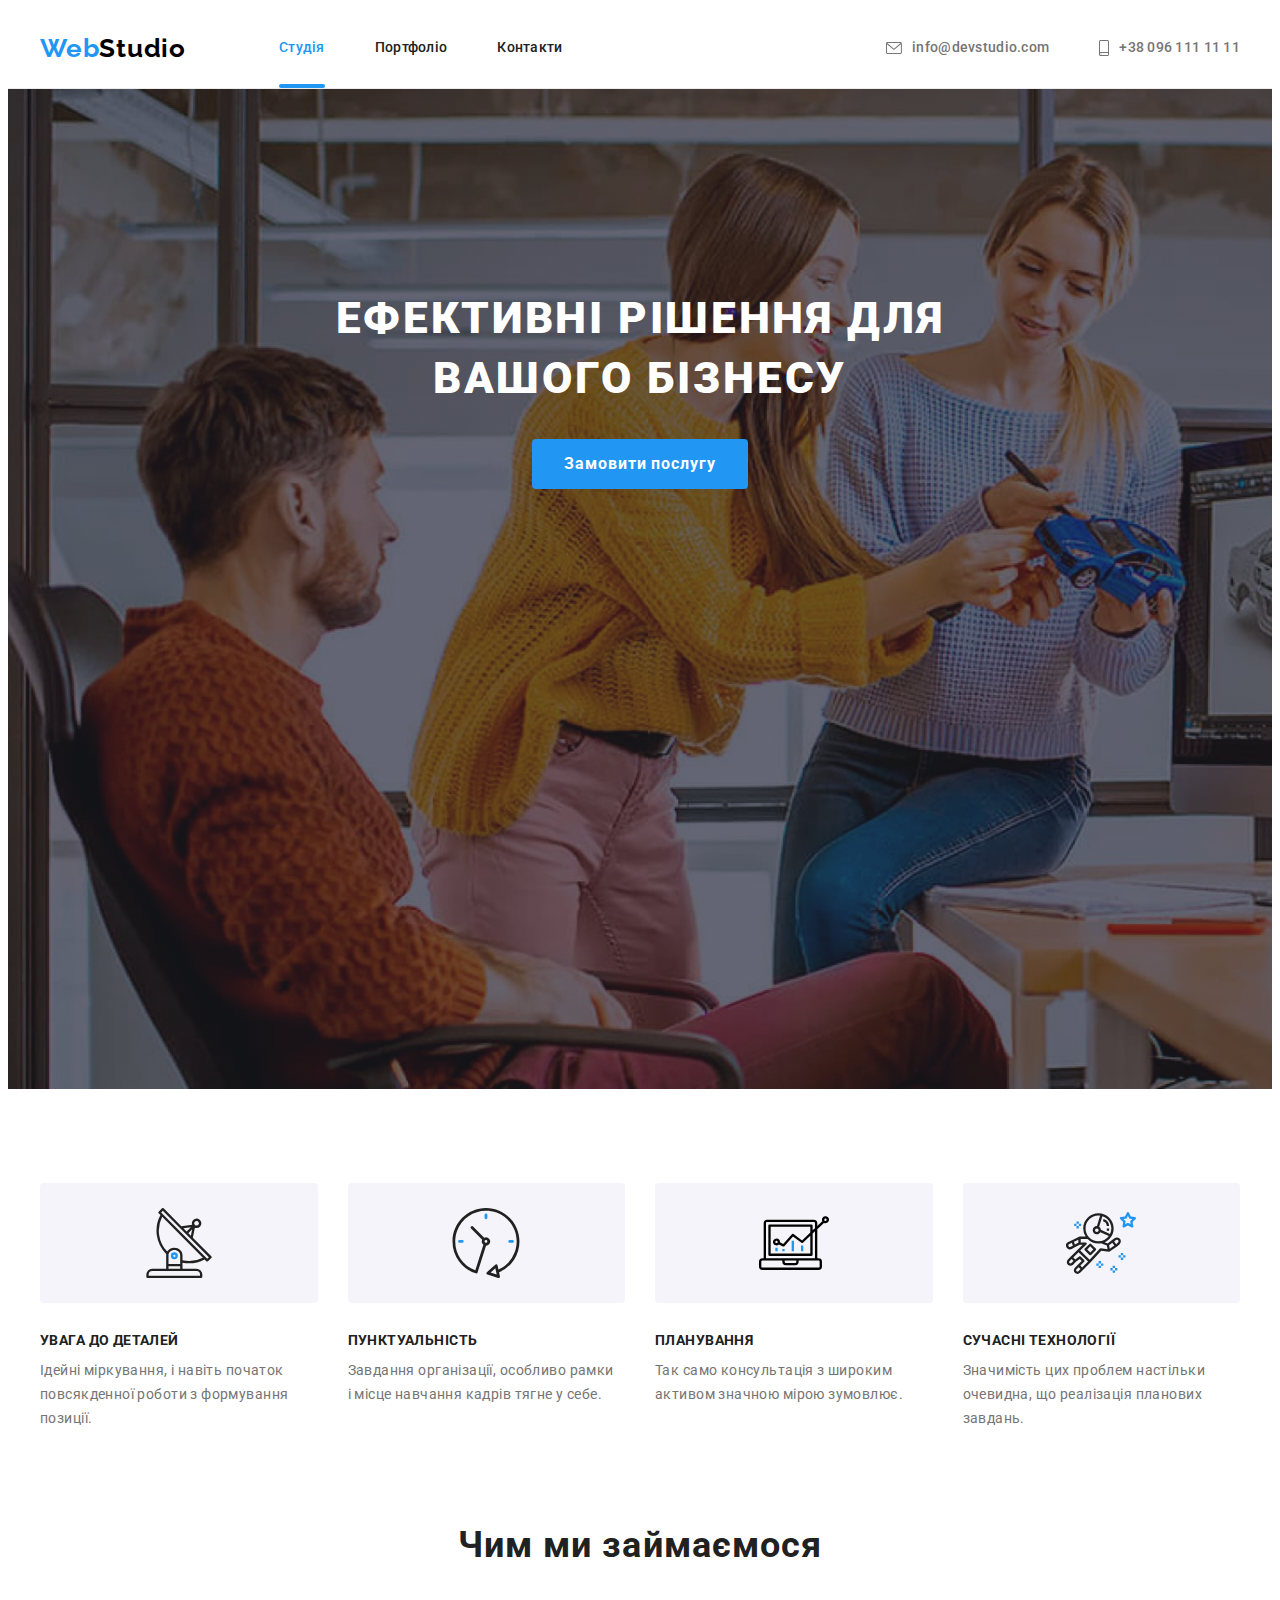
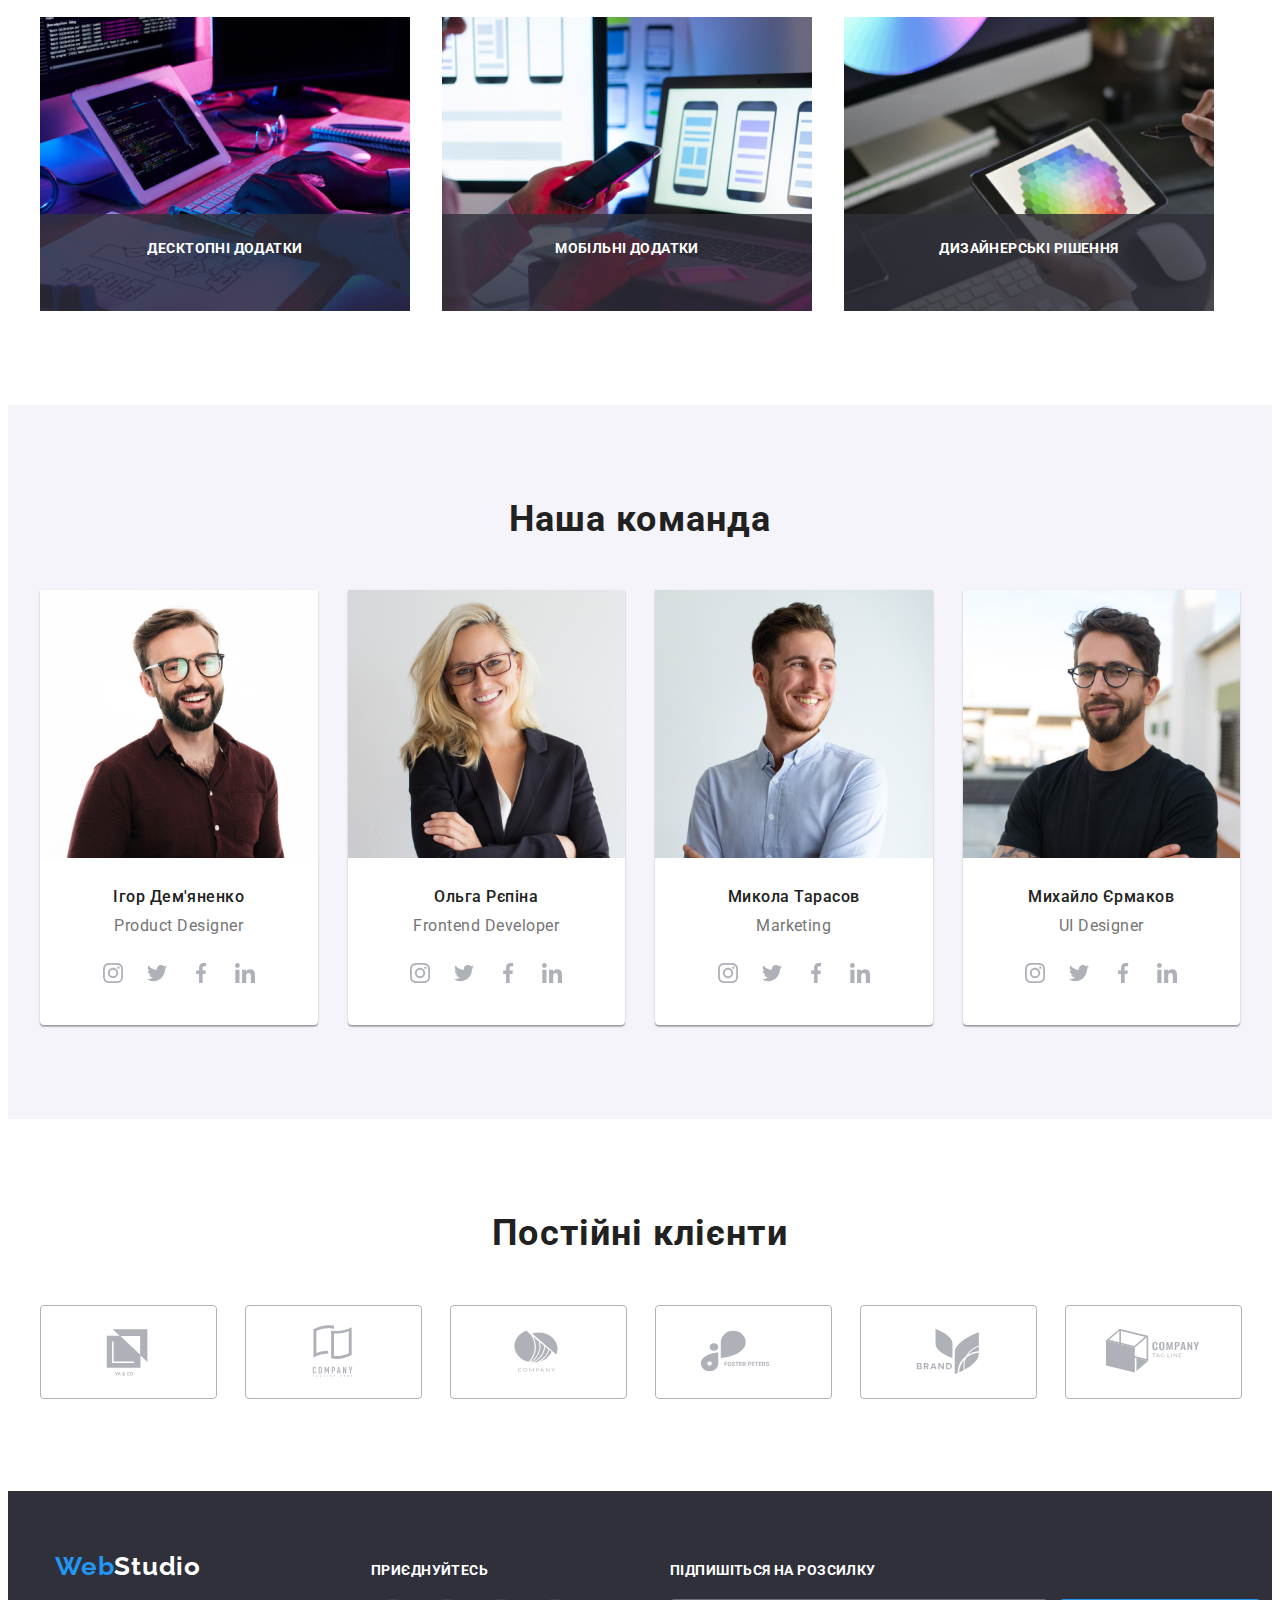
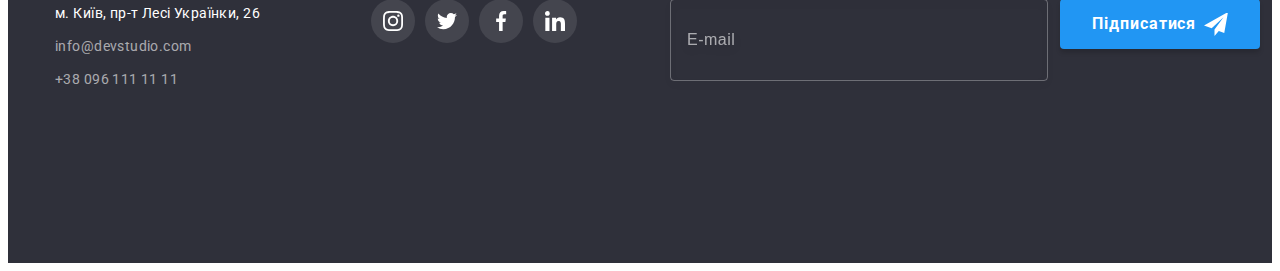
<file: index.html>
<!DOCTYPE html>
<html lang="uk">
  <head>
    <meta charset="UTF-8">
    <meta http-equiv="X-UA-Compatible" content="IE=edge">
    <meta name="viewport" content="width=device-width, initial-scale=1.0">
    <link rel="preconnect" href="https://fonts.googleapis.com">
 <link rel="preconnect" href="https://fonts.gstatic.com" crossorigin>
<link href="https://fonts.googleapis.com/css2?family=Raleway:wght@700&family=Roboto:wght@400;500;700;900&display=swap" rel="stylesheet"> 
<link rel="stylesheet" href="https://cdnjs.cloudflare.com/ajax/libs/modern-normalize/1.1.0/modern-normalize.min.css" 
integrity="sha512-wpPYUAdjBVSE4KJnH1VR1HeZfpl1ub8YT/NKx4PuQ5NmX2tKuGu6U/JRp5y+Y8XG2tV+wKQpNHVUX03MfMFn9Q==" crossorigin="anonymous" referrerpolicy="no-referrer">
<link rel="stylesheet" href="css/main.min.css">

    <title>Студія</title>
  </head>
  <body>
    <!-- шапка-->
    <header class="header">
      <div class="header__container container">
      <a class="header__logo logo link" href="./index.html"><span class="logo__colortext">Web</span>Studio</a>
      
      

      <nav class="navigation header__navigation">
        <ul class="navigation__list" > 
          <li class="navigation__item list" ><a class="navigation__link current link" href="./index.html"> Студія</a></li>
          <li class="navigation__item"><a class="navigation__link link" href="./portfolio.html">Портфоліо</a></li>
          <li class="navigation__item"><a class="navigation__link link" href="#">Контакти</a></li>
        </ul>
      </nav>
      <ul class="header__contacts contacts">
        <li class="contacts__item list">
          <a class="contacts__mail link " href="mailto:info@devstudio.com">
            <svg class="contacts__icon" width="16" height="12">
              <use href="./images/icons.svg#envelope" ></use>
            </svg>
            info@devstudio.com</a>
        </li>
        <li class="contacts__item list">
          <a class="contacts__tel link" href="tel:+380961111111">
            <svg class="contacts__icon" width="10" height="16">
              <use href="./images/icons.svg#smartphone" ></use>
            </svg> 
            +38 096 111 11 11</a></li>
      </ul>


      <button type="button" class="menu-open-btn" data-menu-open>
        <svg class="icon-close" height="40" width="40">
          <use  href="./images/icons.svg#icon-open"></use>
        </svg>
       </button>

       


    </div>


    </header>


<div class="mob-menu visually-hidden is-hidden" data-menu >
  <div class="container">



    <div class="mob-menu-top">
<button class="menu-close-btn" type="button" data-menu-close >
      <svg class="icon-close" height="40" width="40">
        <use  href="./images/close.svg#close"></use>
      </svg>
    </button>

    <ul class="mob-menu-list" > 
      <li class="mob-menu-item"><a class="mob-menu-link link" href="./index.html"> Студія</a></li>
      <li class="mob-menu-item"><a class="mob-menu-link link" href="./portfolio.html">Портфоліо</a></li>
      <li class="mob-menu-item"><a class="mob-menu-link link" href="#">Контакти</a></li>
    </ul>
  </div>
  <div class="mob-menu-bottom">
    <ul class="mob-contacts ">
       <li class="mob-item list">
        <a class="mob-menu-tel link" href="tel:+380961111111">
          +38 096 111 11 11</a>
        </li>
      <li class="mob-item list">
        <a class="mob-menu-mail link " href="mailto:info@devstudio.com">
          info@devstudio.com</a>
      </li>
    </ul>
    <ul class="mod-sot list">
      <li class="mod-sot-list ">
        <a class="mod-sot-link link" href="">Instagram</a>
      </li>
      <li class="mod-sot-list ">
        <a class="mod-sot-link link" href="">Twitter</a>
      </li>
      <li class="mod-sot-list ">
        <a class="mod-sot-link link" href="">Facebook</a>
      </li>
      <li class="mod-sot-list ">
        <a class="mod-sot-link link" href="">LinkedIn</a>
      </li>
    </ul>
  </div>
  </div>
</div>

    <!-- главная-->
    <main >
      <!--блок 1-->
      


      <section class="hat section overlay " >
        <div class="container ">
        <h1 class="hat-title">Ефективні рішення для вашого бізнесу</h1>
        <button data-modal-open class="hat-btn" type="button">Замовити послугу</button>
      </div>
      </section>
   
      <!-- особенности -->
      <section class="property section" >
        <div class="container property__container">
        <h2 class="visually-hidden" >Особености</h2>
        <ul class="property__list" >
          <li class="property__item list ">

            <div class="property__icon">
              <svg class="property__icons" width="70" height="70">
                <use href="./images/icons.svg#antenna"></use>
              </svg>
             </div>
            <h3 class="property__title">УВАГА ДО ДЕТАЛЕЙ</h3>
            <p class="property__text">
              Ідейні міркування, і навіть початок повсякденної роботи з
              формування позиції.
            </p>
          </li>
          <li class="property__item list ">
            <div class="property__icon">
              <svg class="property__icons" width="70" height="70">
                <use href="./images/icons.svg#clock"></use>
              </svg>
            </div>
            <h3 class="property__title">ПУНКТУАЛЬНІСТЬ</h3>
             <p class="property__text">
              Завдання організації, особливо рамки і місце навчання кадрів тягне
              у себе.
            </p>
          </li>
          <li class="property__item list ">
            <div class="property__icon">
              <svg class="property_icons" width="70" height="70">
                <use href="./images/icons.svg#diagram"></use>
              </svg>
            </div>
            <h3 class="property__title">ПЛАНУВАННЯ</h3>
            <p class="property__text">
              Так само консультація з широким активом значною мірою зумовлює.
            </p>
          </li>
          <li class="property__item list ">
            <div class="property__icon">
              <svg class="property__icons" width="70" height="70">
                <use href="./images/icons.svg#astronaut"></use>
              </svg>
            </div>
            <h3 class="property__title">СУЧАСНІ ТЕХНОЛОГІЇ</h3>
            <p class="property__text">
              Значимість цих проблем настільки очевидна, що реалізація планових
              завдань.
            </p>
          </li>
        </ul>
      </div>
      </section>

      <!-- наши работы -->
      <section class="work">
        <div class="container work__container">
        <h2 class="work__title">Чим ми займаємося</h2>
        <ul class="work__list">
          <li class="work__item list">
            <a  href="#">
              <div class="work__link" >
                
                  <img
                  srcset="./images/img1-1x.jpg 1x,
                  ./images/img1-2x.jpg 2x"
                  sizes="370px"
                src="./images/img1-1x.jpg"
                alt="веб сайті"
              />
              <p class="work__text">
                Десктопні додатки
              </p>
            
              </div>
            </a>
          </li>

          <li class="work__item list">
            <a href="#">
              <div class="work__link" >
              <img
              srcset="./images/img2-1x.jpg 1x,
              ./images/img2-2x.jpg 2x"
              sizes="370px"
                src="./images/img2-1x.jpg"
                alt="додаткі" />
            <p class="work__text">
              Мобільні додатки
            </p>
            </div>
          </a>
          </li>

          <li class="work__item list">
            <a href="#">
              <div class="work__link" >
              <img
              srcset="./images/img3-1x.jpg 1x,
                  ./images/img3-2x.jpg 2x"
                  sizes="370px"
                src="./images/img3-1x.jpg"
                alt="дизайн"
              />
                <p class="work__text">
                  Дизайнерські рішення
                </p>
              
                </div>
              </a>
          </li>

        </ul>
        </div>
      </section>
      <!-- наша команда -->
      <section class="team section">
        <div class="container team__container">
        <h2 class="team__title">Наша команда</h2>
        <ul class="team__list">
          <li class="team__item list">
<picture>
  <source
    srcset="./images/img41-des-1x.jpg 1x, ./images/img41-des-2x.jpg 2x "
    media="(min-width: 1200px)"
    sizes="270px"
  />
  <source
    srcset="
    ./images/img41-tabl-1x.jpg 1x, 
    ./images/img41-tabl-2x.jpg 2x
    "
    media="(min-width: 768px)"
    sizes="354px"
  />
  <source
    srcset="
    ./images/img41-mob-1x.jpg 1x, ./images/img41-mob-2x.jpg 2x
    "
    media="(min-width: 480px)"
    sizes="450px"
  />
  <img src="./images/img41-mob-1x.jpg" alt="Ігор Дем'яненко" />
</picture>

            <div class="team__card card">
                <h3 class="card__title">Ігор Дем'яненко</h3>
                <p class="card__text" lang="en">Product Designer</p>
      
                  <ul class="socials card__socials">
              <li class="socials__item">
                  <a class="socials__link" href="">
                    <svg class="socials__icon" width="20" height="20">
                      <use href="./images/icons.svg#instagram-">
                      </use>
                    </svg>
                  </a>
              </li>
              <li class="socials__item">
                <a class="socials__link" href="">
                  <svg class="socials__icon" width="20" height="20">
                    <use href="./images/icons.svg#twitter-1">
                    </use>
                  </svg>
                </a>
              </li>
              <li class="socials__item">
                <a class="socials__link" href="">
                  <svg class="socials__icon"  width="20" height="20">
                    <use href="./images/icons.svg#facebook">
                    </use>
                  </svg>
                </a>
              </li>
              <li class="socials__item">
                <a class="socials__link" href="">
                  <svg class="socials__icon"  width="20" height="20">
                    <use href="./images/icons.svg#linkedin-1">
                    </use>
                  </svg>
                </a>
              </li>
            </ul>
          </div>

          </li>
          <li class="team__item list">

            <picture>
              <source
                srcset="./images/img42-des-1x.jpg 1x, ./images/img42-des-2x.jpg 2x "
                media="(min-width: 1200px)"
                sizes="270px"
              />
              <source
                srcset="
                ./images/img42-tabl-1x.jpg 1x, 
                ./images/img42-tabl-2x.jpg 2x
                "
                media="(min-width: 768px)"
                sizes="354px"
              />
              <source
                srcset="
                ./images/img42-mob-1x.jpg 1x, ./images/img42-mob-2x.jpg 2x
                "
                media="(min-width: 480px)"
                sizes="450px"
              />
              <img src="./images/img42-mob-1x.jpg" alt="Ольга Рєпіна" />
            </picture>
            <div class="team__card card">
               <h3 class="card__title">Ольга Рєпіна</h3>
            <p class="card__text"  lang="en">Frontend Developer</p>
             
            <ul class="socials card__socials">
          <li class="socials__item">
              <a class="socials__link" href="">
                <svg class="socials__icon" width="20" height="20" >
                  <use href="./images/icons.svg#instagram-">
                  </use>
                </svg>
              </a>
          </li>
          <li class="socials__item">
            <a class="socials__link" href="">
              <svg class="socials__icon" width="20" height="20" >
                <use href="./images/icons.svg#twitter-1">
                </use>
              </svg>
            </a>
          </li>
          <li class="socials__item">
            <a class="socials__link" href="">
              <svg class="socials__icon"  width="20" height="20" >
                <use href="./images/icons.svg#facebook">
                </use>
              </svg>
            </a>
          </li>
          <li class="socials__item">
            <a class="socials__link" href="">
              <svg class="socials__icon"  width="20" height="20" >
                <use href="./images/icons.svg#linkedin-1">
                </use>
              </svg>
            </a>
          </li>
        </ul>
      </div>
           
          </li>
          <li class="team__item list">
            <picture>
              <source
                srcset="./images/img43-des-1x.jpg 1x, ./images/img43-des-2x.jpg 2x "
                media="(min-width: 1200px)"
                sizes="270px"
              />
              <source
                srcset="
                ./images/img43-tabl-1x.jpg 1x, 
                ./images/img43-tabl-2x.jpg 2x
                "
                media="(min-width: 768px)"
                sizes="354px"
              />
              <source
                srcset="
                ./images/img43-mob-1x.jpg 1x, ./images/img43-mob-2x.jpg 2x
                "
                media="(min-width: 480px)"
                sizes="450px"
              />
              <img src="./images/img43-mob-1x.jpg" alt="Микола Тарасов" />
            </picture>
            <div class="team__card card">
                <h3 class="card__title">Микола Тарасов</h3>
                <p class="card__text" lang="en">Marketing</p>

              <ul class="socials card__socials">
          <li class="socials__item">
              <a class="socials__link" href="">
                <svg class="socials__icon" width="20" height="20">
                  <use href="./images/icons.svg#instagram-">
                  </use>
                </svg>
              </a>
          </li>
          <li class="socials__item">
            <a class="socials__link" href="">
              <svg class="socials__icon" width="20" height="20">
                <use href="./images/icons.svg#twitter-1">
                </use>
              </svg>
            </a>
          </li>
          <li class="socials__item">
            <a class="socials__link" href="">
              <svg class="socials__icon"  width="20" height="20">
                <use href="./images/icons.svg#facebook">
                </use>
              </svg>
            </a>
          </li>
          <li class="socials__item">
            <a class="socials__link" href="">
              <svg class="socials__icon"  width="20" height="20">
                <use href="./images/icons.svg#linkedin-1">
                </use>
              </svg>
            </a>
          </li>
        </ul>
      </div>
          </li>
          <li class="team__item list">
            <picture>
              <source
                srcset="./images/img44-des-1x.jpg 1x, ./images/img44-des-2x.jpg 2x "
                media="(min-width: 1200px)"
                sizes="270px"
              />
              <source
                srcset="
                ./images/img44-tabl-1x.jpg 1x, 
                ./images/img44-tabl-2x.jpg 2x
                "
                media="(min-width: 768px)"
                sizes="354px"
              />
              <source
                srcset="
                ./images/img44-mob-1x.jpg 1x, ./images/img44-mob-2x.jpg 2x
                "
                media="(min-width: 480px)"
                sizes="450px"
              />
              <img src="./images/img44-mob-1x.jpg" alt="Михайло Єрмаков" />
            </picture>
            <div class="team__card card">
             <h3 class="card__title">Михайло Єрмаков</h3>
             <p class="card__text" lang="en">UI Designer</p>  
            
              <ul class="socials card__socials">
          <li class="socials__item">
              <a class="socials__link" href="">
                <svg class="socials__icon" width="20" height="20">
                  <use href="./images/icons.svg#instagram-">
                  </use>
                </svg>
              </a>
          </li>
          <li class="socials__item">
            <a class="socials__link" href="">
              <svg class="socials__icon" width="20" height="20">
                <use href="./images/icons.svg#twitter-1">
                </use>
              </svg>
            </a>
          </li>
          <li class="socials__item">
            <a class="socials__link" href="">
              <svg class="socials__icon"  width="20" height="20">
                <use href="./images/icons.svg#facebook">
                </use>
              </svg>
            </a>
          </li>
          <li class="socials__item">
            <a class="socials__link" href="">
              <svg class="socials__icon"  width="20" height="20">
                <use href="./images/icons.svg#linkedin-1">
                </use>
              </svg>
            </a>
          </li>
        </ul>
      </div>
          </li>
        </ul>
        </div>
      </section>
    </main>

    <!-- ПОСТОЯННІЕ КЛИЕНТІ -->
    <section class="klients section ">
      <div class="container klients__container">
        <h2 class="klients__title">Постійні клієнти</h2>
        <ul class="klients__list">
          <ll class="klients__item">
            <a class="klients__link" href="">
              <svg class="klients__icon" width="106" height="60">
                <use href="./images/icons.svg#Logo"></use>
              </svg>
            </a>
          </ll>
          <ll class="klients__item">
            <a class="klients__link" href="">
              <svg class="klients__icon" width="106" height="60">
                <use href="./images/icons.svg#Logo-1"></use>
              </svg>
            </a>
          </ll>
          <ll class="klients__item">
            <a class="klients__link" href="">
              <svg class="klients__icon" width="106" height="60">
                <use href="./images/icons.svg#Logo-2"></use>
              </svg>
            </a>
          </ll>
          <ll class="klients__item">
            <a class="klients__link" href="">
              <svg class="klients__icon" width="106" height="60">
                <use href="./images/icons.svg#Logo-3"></use>
              </svg>
            </a>
          </ll>
          <ll class="klients__item">
            <a class="klients__link" href="">
              <svg class="klients__icon" width="106" height="60">
                <use href="./images/icons.svg#Logo-4"></use>
              </svg>
            </a>
          </ll>
          <ll class="klients__item">
            <a class="klients__link" href="">
              <svg class="klients__icon" width="106" height="60">
                <use href="./images/icons.svg#Logo-5"></use>
              </svg>
            </a>
        </ll>
        </ul>
      </div>
    </section>

    <!--підвал-->
    <footer class="footer ">
      <div class="container footer-container">
      <div class="footer-nav">
      <a class="footer__logo logo link" href="./index.html"> <span class="logo__colortext">Web</span>Studio</a>
      <address class="adress">
        <p class="adress-text">м. Київ, пр-т Лесі Українки, 26 </p>
        <ul class="">
          <li class="list">
            <a class="footer-mail link" href="mailto:info@devstudio.com">info@devstudio.com</a>
          </li>
          <li class="list">
            <a class="footer-tel link" href="tel:+380961111111">+38 096 111 11 11</a></li>
        </ul>
      </address>
      </div>
      <div class="footer-cot-seti">
        <h2 class="title-cot-seti">
          приєднуйтесь
        </h2>
        <ul class="footer-cot-list">
          <li class="footer-cot-item">
              <a class="footer-cot-link" href="">
                <svg class="footer-cot-icon" width="20" height="20">
                  <use href="./images/icons.svg#instagram-">
                  </use>
                </svg>
              </a>
          </li>
          <li class="footer-cot-item">
            <a class="footer-cot-link" href="">
              <svg class="footer-cot-icon" width="20" height="20">
                <use href="./images/icons.svg#twitter-1">
                </use>
              </svg>
            </a>
          </li>
          <li class="footer-cot-item">
            <a class="footer-cot-link" href="">
              <svg class="footer-cot-icon"  width="20" height="20">
                <use href="./images/icons.svg#facebook">
                </use>
              </svg>
            </a>
          </li>
          <li class="footer-cot-item">
            <a class="footer-cot-link" href="">
              <svg class="footer-cot-icon"  width="20" height="20">
                <use href="./images/icons.svg#linkedin-1">
                </use>
              </svg>
            </a>
          </li>
        </ul>
      </div>
      <form class="js-speaker-form footer-form" >
         <h2 class="footer-form-title">Підпишіться на розсилку</h2>
    <ul class="form-item">
      <li class="form-list">
        <label for="mail">  </label>
             <input  type="email" name="mail" id="mail" placeholder="E-mail">
      </li>
      <li class="form-list">
        <button class="footer-form-btn" type="submit">Підписатися
          <svg class="footer-form-icon" width="24" height="24">
            <use href="./images/icons.svg#icon-send" ></use>
          </svg> 
         </button>
      </li>
    </ul>
      </form>
    </div>
    
    </footer>


    <div class="backdrop is-hidden" data-modal>
      <div class="modal">
        <button data-modal-close class="btn-close" >
          <svg class="icon-close" height="18" width="18">
            <use href="./images/close.svg#close"></use>
          </svg>
        </button>
       
        <form class="js-speaker-form modal-form" >
          <h2 class="modal-form-title">Залиште свої дані, ми вам передзвонимо</h2>
          <div class="modal-form-name">
                <input class="modal-input" type="text" name="name" id="name" placeholder=" ">
                <label class="modal-label" for="name"> Ім'я </label>

                      <svg class="name-svg" height="12px" width="12px">
                          <use href="./images/icons.svg#Vector-5"></use>
                      </svg>
          </div>
          <div class="modal-form-mail">
            <input class="modal-input" type="email" name="mail" id="mail" placeholder=" ">
            <label class="modal-label"  for="mail"> Пошта </label>
        
              <svg class="name-svg" height="12px" width="12px">
                  <use href="./images/icons.svg#Vector-1"></use>
              </svg>
     
          </div> 
          <div class="modal-form-tel">
            <input class="modal-input" type="tel" name="tel" id="tel" placeholder=" ">
            <label class="modal-label"  for="tel"> Телефон </label>
          
              <svg class="name-svg" height="12px" width="12px">
                  <use href="./images/icons.svg#Vector-2"></use>
              </svg>
      
          </div> 



          <div class="modal-form-comment">
            <label class="modal-label-comment"  for="comment"> Коментар </label>
            <textarea class="modal-comment" name="comment" id="comment"  placeholder="Введіть текст"></textarea>
          </div> 


          <div class="madal-form-policy">
            <label class="modal-label-policy" > 
              <input class="checkbox" type="checkbox" name="policy" value="html"> 
              
              <svg class="modal-icon" width="11px" height="8px">
                <use href="./images/icons.svg#Vector"></use>
              </svg> 
              Погоджуюся з розсилкою та приймаю <a class="policy-link" href="">Умови договору </a>
            </label>
            </div> 
          <button class="btn-modal-form" type="submit">Відправити</button>
       </form> 
      </div>
      
      </div>
      <script src="./js/menu.js"></script>
    <script src="./js/modal.js"></script> 
    
     <script>
      (() => {
          document.querySelector('.js-speaker-form').addEventListener('submit', e => {
              e.preventDefault();

              new FormData(e.currentTarget).forEach((value, name) =>
                  console.log(`${name}: ${value}`),
              );

              e.currentTarget.reset();
          });
      })();
  </script> 
  </body>
</html>
</file>
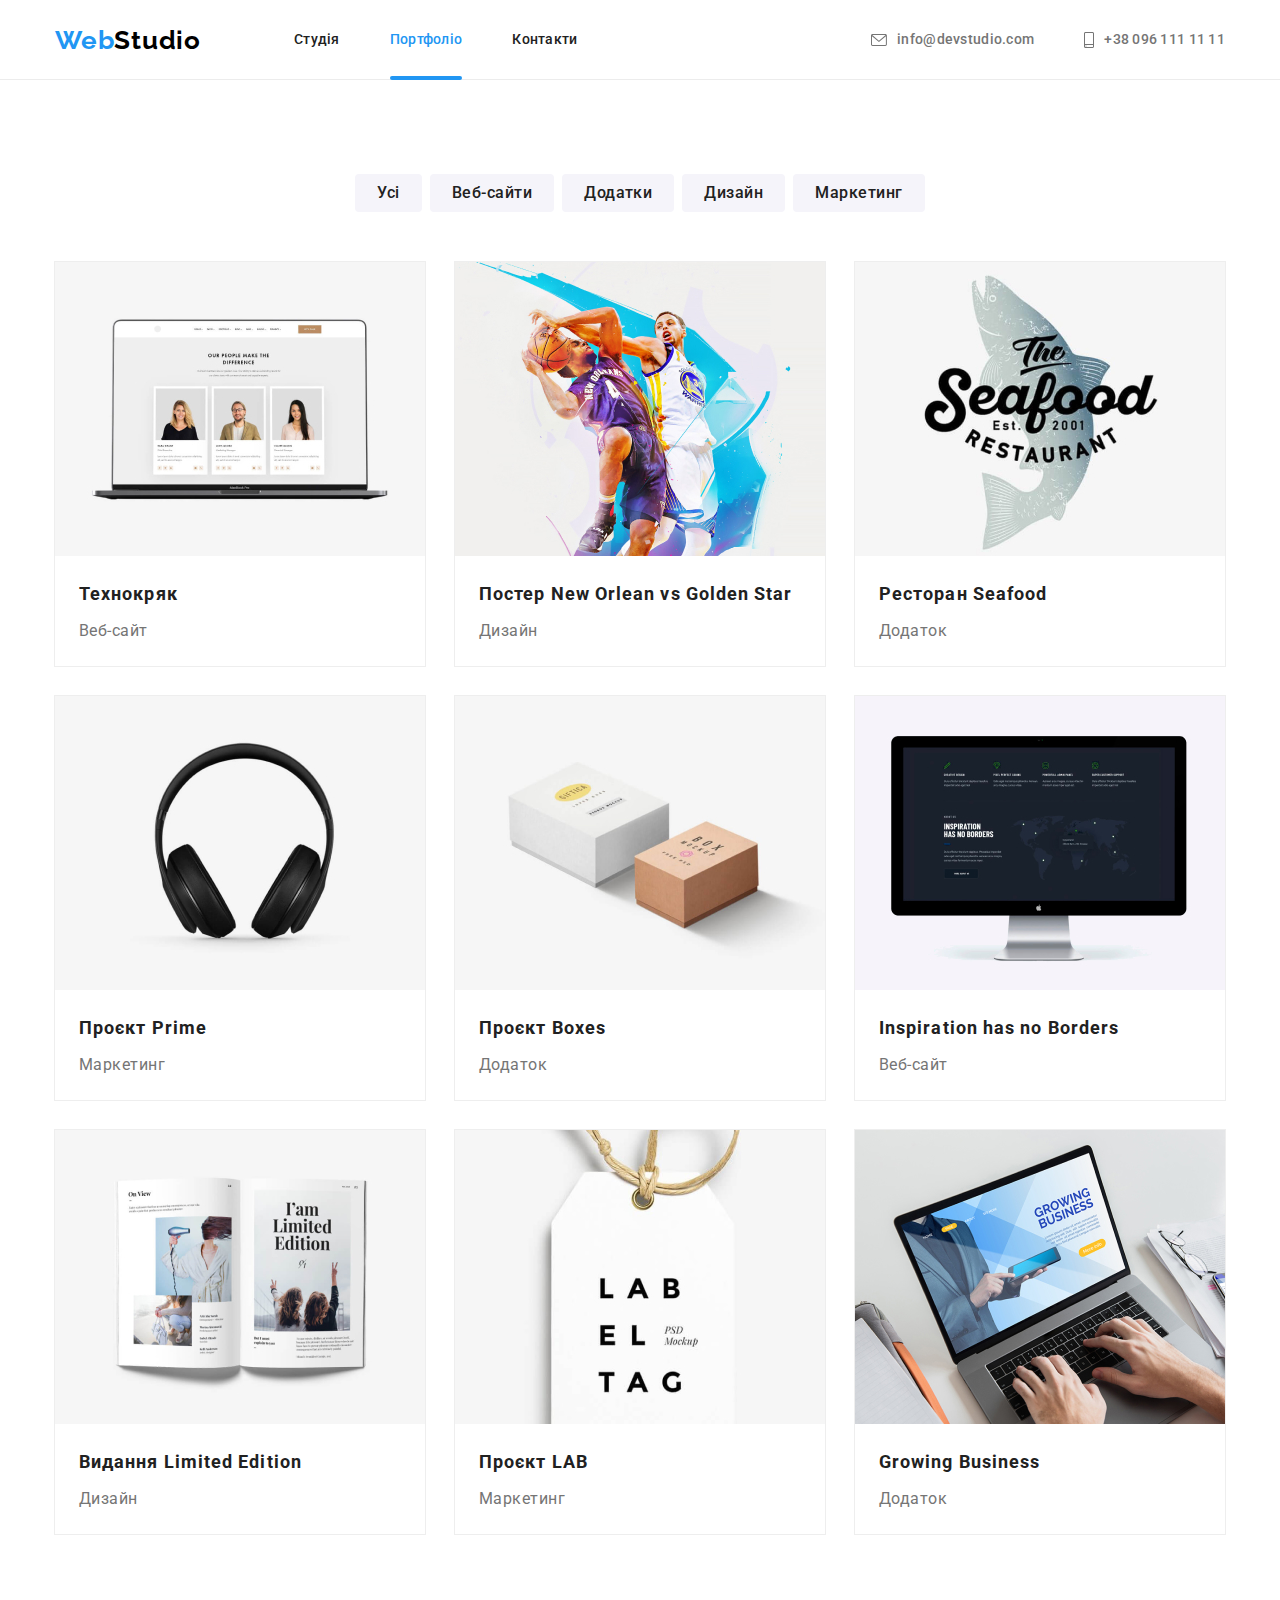
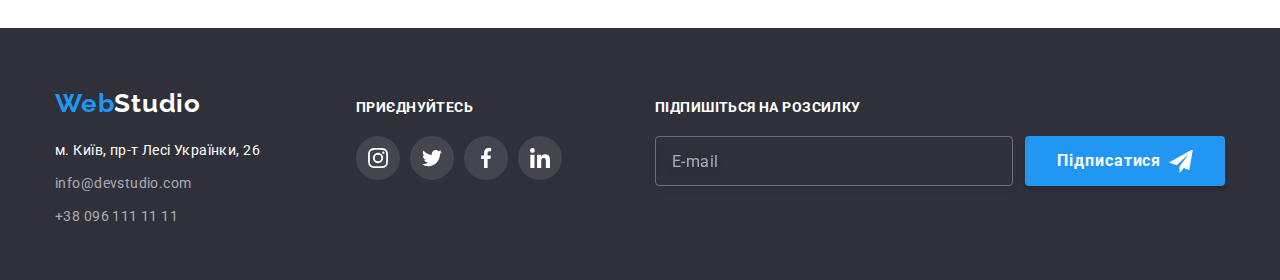
<file: portfolio.html>
<!DOCTYPE html>
<html lang="uk">
<head>
    <meta charset="UTF-8">
    <meta http-equiv="X-UA-Compatible" content="IE=edge">
    <meta name="viewport" content="width=, initial-scale=1.0">
    <link rel="preconnect" href="https://fonts.googleapis.com">
<link rel="preconnect" href="https://fonts.gstatic.com" crossorigin>
<link href="https://fonts.googleapis.com/css2?family=Raleway:wght@700&family=Roboto:wght@400;500;700;900&display=swap" rel="stylesheet">
<link rel="stylesheet" href="https://cdnjs.cloudflare.com/ajax/libs/modern-normalize/1.1.0/modern-normalize.min.css">     
<link rel="stylesheet" href="https://cdnjs.cloudflare.com/ajax/libs/modern-normalize/1.1.0/modern-normalize.min.css" 
integrity="sha512-wpPYUAdjBVSE4KJnH1VR1HeZfpl1ub8YT/NKx4PuQ5NmX2tKuGu6U/JRp5y+Y8XG2tV+wKQpNHVUX03MfMFn9Q==" crossorigin="anonymous" referrerpolicy="no-referrer">
<link rel="stylesheet" href="css/main.min.css">
    <title lang="en">Портфоліо</title>
</head>
 <body>
    <!-- шапка-->
    <header class="header">
      <div class="header__container container">
      <a class="header__logo logo link" href="./index.html"><span class="logo__colortext">Web</span>Studio</a>
      <nav class="navigation header__navigation">
        <ul class="navigation__list" > 
          <li class="navigation__item list" ><a class="navigation__link link" href="./index.html"> Студія</a></li>
          <li class="navigation__item"><a class="navigation__link current  link" href="./portfolio.html">Портфоліо</a></li>
          <li class="navigation__item"><a class="navigation__link link" href="#">Контакти</a></li>
        </ul>
      </nav>
      <ul class="header__contacts contacts">
        <li class="contacts__item list">
          <a class="contacts__mail link " href="mailto:info@devstudio.com">
            <svg class="contacts__icon" width="16" height="12">
              <use href="./images/icons.svg#envelope" ></use>
            </svg>
            info@devstudio.com</a>
        </li>
        <li class="contacts__item list">
          <a class="contacts__tel link" href="tel:+380961111111">
            <svg class="contacts__icon" width="10" height="16">
              <use href="./images/icons.svg#smartphone" ></use>
            </svg> 
            +38 096 111 11 11</a></li>
      </ul>

      <button type="button" class="menu-open-btn" data-menu-open>
        <svg class="icon-close" height="40" width="40">
          <use  href="./images/icons.svg#icon-open"></use>
        </svg>
       </button>

    </div>
    </header>

    <div class="mob-menu visually-hidden is-hidden" data-menu >
      <div class="container">
    
    
    
        <div class="mob-menu-top">
    <button class="menu-close-btn" type="button" data-menu-close >
          <svg class="icon-close" height="40" width="40">
            <use  href="./images/close.svg#close"></use>
          </svg>
        </button>
    
        <ul class="mob-menu-list" > 
          <li class="mob-menu-item"><a class="mob-menu-link link" href="./index.html"> Студія</a></li>
          <li class="mob-menu-item"><a class="mob-menu-link link" href="./portfolio.html">Портфоліо</a></li>
          <li class="mob-menu-item"><a class="mob-menu-link link" href="#">Контакти</a></li>
        </ul>
      </div>
      <div class="mob-menu-bottom">
        <ul class="mob-contacts ">
           <li class="mob-item list">
            <a class="mob-menu-tel link" href="tel:+380961111111">
              +38 096 111 11 11</a>
            </li>
          <li class="mob-item list">
            <a class="mob-menu-mail link " href="mailto:info@devstudio.com">
              info@devstudio.com</a>
          </li>
        </ul>
        <ul class="mod-sot list">
          <li class="mod-sot-list ">
            <a class="mod-sot-link link" href="">Instagram</a>
          </li>
          <li class="mod-sot-list ">
            <a class="mod-sot-link link" href="">Twitter</a>
          </li>
          <li class="mod-sot-list ">
            <a class="mod-sot-link link" href="">Facebook</a>
          </li>
          <li class="mod-sot-list ">
            <a class="mod-sot-link link" href="">LinkedIn</a>
          </li>
        </ul>
      </div>
      </div>
    </div>
    <!-- Главная-->
   <main>
       <!-- Фильтр- кнопки-->
       <section class="section">
        <div class="container">
        <h1 class="visually-hidden">Кнопки</h1>
        <ul class="button">
      <li class="button-item list"><button class="buttons" type="button">Усі</button></li>
      <li class="button-item list"><button class="buttons" type="button">Веб-сайти</button></li>
      <li class="button-item list"><button class="buttons" type="button">Додатки</button></li>
      <li class="button-item list"><button class="buttons" type="button">Дизайн</button></li>
      <li class="button-item list"><button class="buttons" type="button">Маркетинг</button></li>
    </ul>

    <!--список с фото-->

     <ul class="photo">
       <li class="photo-item list">
        <a class="link photo-link"  href="">
          <div class="wrapper">
           <img class="img" src="./images/img12.jpg" alt="Технокряк" width="370" > 
         
          <p class="wrapper-text">
            Ресурс пропонує комплексні пропозиції з різним
             рівнем функціоналу та сервісів. 
            Все це дозволить відвідувачу отримати вичерпні 
            відомості про компанію чи приватну особу.
          </p>  
          </div>
          
         <div class="photo-dop">
          <h2 class="photo-title">
           Технокряк
          </h2>
          <p class="photo-text">
           Веб-сайт
          </p>
         </div>
        </a>
         
      </li>

    <li class="photo-item list">
      <a class="link photo-link"  href="">
        <div class="wrapper">
      <img  class="img" src="./images/img13.jpg" alt="Постер  New Orleajn vs Golden Star" width="370" >
      <p class="wrapper-text">
        Ресурс пропонує комплексні пропозиції з різним
         рівнем функціоналу та сервісів. 
        Все це дозволить відвідувачу отримати вичерпні 
        відомості про компанію чи приватну особу.
      </p>  
      </div>
         <div class="photo-dop"> 
           <h2 class="photo-title">
          Постер<span lang="en"> New Orlean vs Golden Star</span> 
        </h2>
        <p class="photo-text">
          Дизайн
        </p> 
         </div>
        </a>
    </li>
    
      <li class="photo-item list">
        <a class="link photo-link"  href="">
          <div class="wrapper">
       <img class="img" src="./images/img18.jpg" alt="Ресторан Seafood" width="370" >
       <p class="wrapper-text">
        Ресурс пропонує комплексні пропозиції з різним
         рівнем функціоналу та сервісів. 
        Все це дозволить відвідувачу отримати вичерпні 
        відомості про компанію чи приватну особу.
      </p>  
      </div>
       <div class="photo-dop">
         <h2 class="photo-title">
        Ресторан <span lang="en"> Seafood</span> 
       </h2>
       <p class="photo-text">
         Додаток
       </p>
       </div>
      </a>
      </li>

      <li class="photo-item list">
        <a class="link photo-link"  href="">
          <div class="wrapper">
        <img class="img" src="./images/img11.jpg" alt="Проєкт Prime" width="370" >
        <p class="wrapper-text">
          Ресурс пропонує комплексні пропозиції з різним
           рівнем функціоналу та сервісів. 
          Все це дозволить відвідувачу отримати вичерпні 
          відомості про компанію чи приватну особу.
        </p>  
        </div>
        <div class="photo-dop">
           <h2 class="photo-title">Проєкт <span lang="en"> Prime</span>
           </h2>
        <p class="photo-text">
          Маркетинг
        </p>
        </div>
        </a>
      </li>

      <li class="photo-item list">
        <a class="link photo-link"  href="">
          <div class="wrapper">
        <img class="img" src="./images/img19.jpg" alt="Проєкт Boxes" width="370">
        <p class="wrapper-text">
          Ресурс пропонує комплексні пропозиції з різним
           рівнем функціоналу та сервісів. 
          Все це дозволить відвідувачу отримати вичерпні 
          відомості про компанію чи приватну особу.
        </p>  
        </div>
        <div class="photo-dop">
         <h2 class="photo-title">
          Проєкт <span lang="en"> Boxes</span>
        </h2>
        <p class="photo-text">
          Додаток
        </p> 
        </div>
        </a>
      </li>

       <li class="photo-item list">
        <a class="link photo-link"  href="">
          <div class="wrapper">
         <img class="img" src="./images/img17.jpg" alt="Inspiration has no Borders" width="370"  >
         <p class="wrapper-text">
          Ресурс пропонує комплексні пропозиції з різним
           рівнем функціоналу та сервісів. 
          Все це дозволить відвідувачу отримати вичерпні 
          відомості про компанію чи приватну особу.
        </p>  
        </div>
         <div class="photo-dop">
            <h2 lang="en" class="photo-title">Inspiration has no Borders</h2>
         <p class="photo-text">
          Веб-сайт
         </p>
         </div>
        </a>
      </li>

       <li class="photo-item list">
        <a class="link photo-link"  href="">
          <div class="wrapper">
         <img class="img" src="./images/img16.jpg" alt="Видання Limited Edition" width="370" >
         <p class="wrapper-text">
          Ресурс пропонує комплексні пропозиції з різним
           рівнем функціоналу та сервісів. 
          Все це дозволить відвідувачу отримати вичерпні 
          відомості про компанію чи приватну особу.
        </p>  
        </div>
         <div class="photo-dop">
           <h2 class="photo-title">
             Видання <span lang="en"> Limited Edition</span> 
        </h2>
         <p class="photo-text">
           Дизайн
        </p>
         </div>
        </a>
      </li>

       <li class="photo-item list">
        <a class="link photo-link"  href="">
          <div class="wrapper">
        <img class="img" src="./images/img15.jpg" alt="Проєкт LAB" width="370" >
        <p class="wrapper-text">
          Ресурс пропонує комплексні пропозиції з різним
           рівнем функціоналу та сервісів. 
          Все це дозволить відвідувачу отримати вичерпні 
          відомості про компанію чи приватну особу.
        </p>  
        </div>
        <div class="photo-dop">
          <h2 class="photo-title">
         Проєкт <span lang="en"> LAB</span>
       </h2> 
        <p class="photo-text">
          Маркетинг
       </p>
        </div>
        </a>
      </li>

      <li class="photo-item list">
        <a class="link photo-link"  href="">
          <div class="wrapper">
        <img class="img" src="./images/img14.jpg" alt="Growing Business" width="370" >
        <p class="wrapper-text">
          Ресурс пропонує комплексні пропозиції з різним
           рівнем функціоналу та сервісів. 
          Все це дозволить відвідувачу отримати вичерпні 
          відомості про компанію чи приватну особу.
        </p>  
        </div>
        <div class="photo-dop">
            <h2 class="photo-title" lang="en">
          Growing Business
        </h2>
        <p class="photo-text">
          Додаток
        </p>
        </div>
        </a>
      </li>

     </ul>
    </div>
    </section>
  </main>

 <!--підвал-->
 <footer class="footer ">
  <div class="container footer-container">
  <div class="footer-nav">
    <a class="footer__logo logo link" href="./index.html"> <span class="logo__colortext">Web</span>Studio</a>
  <address class="adress">
    <p class="adress-text">м. Київ, пр-т Лесі Українки, 26 </p>
    <ul class="">
      <li class="list">
        <a class="footer-mail link" href="mailto:info@devstudio.com">info@devstudio.com</a>
      </li>
      <li class="list">
        <a class="footer-tel link" href="tel:+380961111111">+38 096 111 11 11</a></li>
    </ul>
  </address>
  </div>
  <div class="footer-cot-seti">
    <h2 class="title-cot-seti">
      приєднуйтесь
    </h2>
    <ul class="footer-cot-list">
      <li class="footer-cot-item">
          <a class="footer-cot-link" href="">
            <svg class="footer-cot-icon" width="20" height="20">
              <use href="./images/icons.svg#instagram-">
              </use>
            </svg>
          </a>
      </li>
      <li class="footer-cot-item">
        <a class="footer-cot-link" href="">
          <svg class="footer-cot-icon" width="20" height="20">
            <use href="./images/icons.svg#twitter-1">
            </use>
          </svg>
        </a>
      </li>
      <li class="footer-cot-item">
        <a class="footer-cot-link" href="">
          <svg class="footer-cot-icon"  width="20" height="20">
            <use href="./images/icons.svg#facebook">
            </use>
          </svg>
        </a>
      </li>
      <li class="footer-cot-item">
        <a class="footer-cot-link" href="">
          <svg class="footer-cot-icon"  width="20" height="20">
            <use href="./images/icons.svg#linkedin-1">
            </use>
          </svg>
        </a>
      </li>
    </ul>
  </div>
  <form class="js-speaker-form footer-form" >
    <h2 class="footer-form-title">Підпишіться на розсилку</h2>
<ul class="form-item">
 <li class="form-list">
   <label for="mail">  </label>
        <input class="footer-form-mail" type="email" name="mail" id="mail" placeholder="E-mail">
 </li>
 <li class="form-list">
   <button class="footer-form-btn" type="submit">Підписатися
     <svg class="footer-form-icon" width="24" height="24">
       <use href="./images/icons.svg#icon-send" ></use>
     </svg> 
    </button>
 </li>
</ul>
 </form>
</div>
</footer>
<script src="./js/menu.js"></script>
 </body>
</html>
</file>
<file: css/main.min.css>
:root{--primary-text-color:#212121;--titl-text-color:#757575;--accent-color:#2196F3;--background-color:#F5F4FA;--background-color-footer:#2F303A;--color-white: #fff;--timing-function: cubic-bezier(0.4, 0, 0.2, 1);--bg-gradient: linear-gradient(to right, rgba(47, 48, 58, 0.4), rgba(47, 48, 58, 0.4))}p,h1,h2,h3,h4,h5,h6{margin:0}ul{margin:0;padding-left:0;list-style:none}.footer-cot-link,.property__icon{display:flex;align-items:center}body{font-family:"Roboto",sans-serif;background:#fff;color:var(--primary-text-color)}.list{list-style:none;margin:0;padding:0}.link{text-decoration:none}img{display:block;max-width:100%;height:auto;width:100%}@media screen and (max-width: 480px){img{width:100%}}.no-scroll{overflow:hidden}.section{padding:60px 0}@media screen and (min-width: 1200px){.section{padding:94px 0}}.header{background-color:#fff;border-bottom:1px solid #ececec;min-height:40px}@media screen and (min-width: 480px){.header{height:60px}}@media screen and (min-width: 768px){.header{height:80px}}@media screen and (min-width: 1200px){.header{height:80px}}.header__container{display:flex;align-items:center}.header__logo{display:block;color:#000}.header__logo:hover,.header__logo:focus{color:var(--accent-color)}.navigation__list{display:none}@media screen and (min-width: 768px){.navigation__list{display:flex;margin-left:93px}}.navigation__item:not(:last-child){margin-right:50px}.navigation__link{display:block;padding-top:32px;padding-bottom:32px;font-weight:500;font-size:14px;line-height:1.14;letter-spacing:.02em;color:var(--primary-text-color);transition:color 250ms cubic-bezier(0.4, 0, 0.2, 1)}.navigation__link:hover,.navigation__link:focus{color:var(--accent-color)}.header__contacts{margin-left:auto}.contacts{display:none}@media screen and (min-width: 768px){.contacts{display:inline-block}}@media screen and (min-width: 1200px){.contacts{display:flex;justify-content:center}}@media screen and (min-width: 1200px){.contacts__item:not(:last-child){margin-right:50px}}.contacts__mail,.contacts__tel{padding-top:32px;padding-bottom:32px;font-weight:500;font-size:14px;line-height:1.14;letter-spacing:.02em;color:var(--titl-text-color);transition:color 250ms cubic-bezier(0.4, 0, 0.2, 1)}@media screen and (min-width: 1200px){.contacts__mail,.contacts__tel{display:flex;align-items:center}}.contacts__mail:hover,.contacts__tel:hover,.contacts__mail:focus,.contacts__tel:focus{color:var(--accent-color)}.contacts__icon{fill:currentColor;margin-right:10px}@media screen and (min-width: 1200px){.contacts__tel{display:flex;align-items:center}}.current{position:relative;color:var(--accent-color);transition-property:background-color;transition-duration:250ms}.current::after{position:absolute;content:"";display:block;color:var(--accent-color);left:0;bottom:0;width:100%;height:4px;background-size:cover;background-color:var(--accent-color);border-radius:2px;transition:250ms cubic-bezier(0.4, 0, 0.2, 1)}.menu-open-btn{margin-left:auto;display:none;padding:0;margin-left:auto;border:none;background-color:#fff;transition:fill 250ms cubic-bezier(0.4, 0, 0.2, 1)}@media screen and (max-width: 767px){.menu-open-btn{display:block}}.menu-open-btn:focus{fill:#2196f3}.mob-menu{position:fixed;top:0;background-color:#fff;z-index:2;width:100vw;height:100vh;padding-top:48px;padding-bottom:48px}.mob-menu>.container{height:100%;display:flex;flex-direction:column;justify-content:space-between;overflow:scroll}.menu-close-btn{display:block;margin-left:auto;border:none;background-color:rgba(0,0,0,0)}.mob-menu-item:not(:last-child){margin-bottom:32px}.mob-menu-link{display:block;font-weight:500;font-size:40px;line-height:1.17;letter-spacing:.02em;color:var(--primary-text-color);transition:color 250ms cubic-bezier(0.4, 0, 0.2, 1)}.mob-menu-link:hover,.mob-menu-link:focus{color:var(--accent-color)}.mob-item{margin-bottom:32px}.mob-menu-tel{font-weight:500;font-size:34px;line-height:1.17;letter-spacing:.02em;color:#2196f3}.mob-menu-mail{font-weight:500;font-size:24px;line-height:1.16;letter-spacing:.02em;color:#757575}.mod-sot{display:inline-flex}.mod-sot-list{position:relative;display:flex;align-items:center}.mod-sot-list:not(:last-child)::after{content:"";width:22px;height:1px;background:rgba(33,33,33,.2);transform:rotate(90deg)}.mod-sot-link{position:relative;font-weight:500;font-size:12px;line-height:1.22;letter-spacing:.02em;color:#2196f3}@media screen and (min-width: 480px){.mod-sot-link{font-weight:500;font-size:18px;line-height:1.22;letter-spacing:.02em}}.logo{font-family:"Raleway";font-style:normal;font-weight:700;font-size:24px;line-height:1.17;letter-spacing:.03em;transition:color 250ms cubic-bezier(0.4, 0, 0.2, 1)}@media screen and (min-width: 1200px){.logo{font-weight:700;font-size:26px;line-height:1.19;letter-spacing:.03em}}.logo__colortext{color:var(--accent-color)}.container{width:100%;margin:0 auto;padding-left:15px;padding-right:15px}@media screen and (min-width: 480px){.container{width:480px}}@media screen and (min-width: 768px){.container{width:768px}}@media screen and (min-width: 1200px){.container{width:1200px}}.visually-hidden{position:absolute;width:1px;height:1px;margin:-1px;border:0;padding:0;white-space:nowrap;-webkit-clip-path:inset(100%);clip-path:inset(100%);clip:rect(0 0 0 0);overflow:hidden}.overlay{background-image:linear-gradient(to right, rgba(47, 48, 58, 0.4), rgba(47, 48, 58, 0.4)),url(../images/header-mob-1x.jpg);margin-left:auto;margin-right:auto;max-width:480px;height:400px;background-color:#c4c4c4;background-repeat:no-repeat;background-size:cover}@media(min-device-pixel-ratio: 2),(-webkit-min-device-pixel-ratio: 2),(min-resolution: 192dpi),(min-resolution: 2dppx){.overlay{background-image:linear-gradient(to right, rgba(47, 48, 58, 0.4), rgba(47, 48, 58, 0.4)),url(../images/header-mob-2x.jpg)}}@media screen and (min-width: 768px){.overlay{background-image:linear-gradient(to right, rgba(47, 48, 58, 0.4), rgba(47, 48, 58, 0.4)),url(../images/header-tab-1x.jpg);background-image:linear-gradient(to right, rgba(47, 48, 58, 0.4), rgba(47, 48, 58, 0.4)),url(../images/header-tab-2x.jpg);max-width:768px;height:400px}}@media screen and (min-width: 1200px){.overlay{background-image:linear-gradient(to right, rgba(47, 48, 58, 0.4), rgba(47, 48, 58, 0.4)),url(../images/header.jpg);background-image:linear-gradient(to right, rgba(47, 48, 58, 0.4), rgba(47, 48, 58, 0.4)),url(../images/header-2x.jpg);max-width:1600px;height:600px}}.hat{padding:118px 0;text-align:center}@media screen and (min-width: 1200px){.hat{padding:200px 0}}.hat-title{font-weight:700;font-size:16px;line-height:1.62;letter-spacing:.06em;text-align:center;text-transform:uppercase;color:#fff;margin-top:0;margin-bottom:30px;margin-right:auto;margin-left:auto;width:280px;height:84px}@media screen and (min-width: 480px){.hat-title{width:360px;height:84px;font-weight:900;font-size:26px;line-height:1.62;letter-spacing:.06em}}@media screen and (min-width: 1200px){.hat-title{width:696px;height:120px;font-weight:900;font-size:44px;line-height:1.36;letter-spacing:.06em}}.hat-btn{display:inline-block;align-items:center;font-family:"Roboto";font-style:normal;font-weight:700;font-size:16px;line-height:1.87;letter-spacing:.06em;background-color:var(--accent-color);color:#fff;cursor:pointer;border-radius:4px;padding:10px 32px;border:none;text-align:center;min-width:216px}@media screen and (min-width: 768px){.property__list{display:flex;flex-wrap:wrap;gap:30px}}@media screen and (max-width: 767px){.property__item:not(:last-child){margin-bottom:30px}}@media screen and (min-width: 768px){.property__item{width:calc((100% - 30px)/2)}}@media screen and (min-width: 1200px){.property__item{width:calc((100% - 90px)/4)}}.property__icon{color:var(--primary-text-color);justify-content:center;background:var(--background-color);max-width:450px;height:120px;border:none;border-radius:4px;margin-bottom:30px}.property__icons{fill:currentColor}.property__title{font-weight:700;font-size:14px;line-height:1.14;letter-spacing:.03em;text-transform:uppercase;color:var(--primary-text-color);margin-bottom:10px}@media screen and (max-width: 767px){.property__title{text-align:center}}.property__text{font-weight:400;font-size:14px;line-height:1.71;letter-spacing:.03em;color:var(--titl-text-color)}@media screen and (min-width: 768px){.property__text{max-width:450px;height:50px}}@media screen and (min-width: 1200px){.property__text{width:270px;height:72px}}.team{background:#f5f4fa}.team__title{font-style:normal;text-align:center;font-weight:700;font-size:36px;line-height:1.16;letter-spacing:.03em;margin-bottom:50px;color:var(--primary-text-color)}@media screen and (max-width: 1199px){.team__title{font-weight:700;font-size:28px;line-height:1.17;letter-spacing:.03em;margin-bottom:30px}}.team__list{display:flex;flex-wrap:wrap;gap:30px}.team__item{width:100%;left:815px;top:1632px;background:#fff;box-shadow:0px 1px 3px rgba(0,0,0,.12),0px 1px 1px rgba(0,0,0,.14),0px 2px 1px rgba(0,0,0,.2);border-radius:0px 0px 4px 4px}@media screen and (min-width: 768px){.team__item{width:calc((100% - 30px)/2)}}@media screen and (min-width: 1200px){.team__item{width:calc((100% - 90px)/4)}}.team__card{padding:30px 0;text-align:center}.card__title{font-weight:500;font-size:16px;line-height:1.18;letter-spacing:.03em;text-align:center;color:var(--primary-text-color)}.card__text{font-weight:400;font-size:16px;line-height:1.18;letter-spacing:.03em;text-align:center;color:var(--titl-text-color);padding-top:10px}.socials{display:flex;align-items:center;justify-content:center}.card__socials{margin-top:16px}.socials__link{color:#afb1b8;display:flex;align-items:center;justify-content:center;width:44px;height:44px;border-radius:50%;background:var(--color-white);transition:color 250ms linear,background 250ms linear}.socials__link:hover,.socials__link:focus{background-color:var(--accent-color);color:var(--color-white)}.socials__icon{fill:currentColor}.socials__icon:not(:last-child){margin-right:10px}.work{display:block;padding-top:0;padding-bottom:94px}@media screen and (max-width: 1199px){.work{position:absolute;width:1px;height:1px;margin:-1px;border:0;padding:0;white-space:nowrap;-webkit-clip-path:inset(100%);clip-path:inset(100%);clip:rect(0 0 0 0);overflow:hidden}}.work__title{text-align:center;font-weight:700;font-size:36px;line-height:1.16;letter-spacing:.03em;color:var(--primary-text-color);margin-bottom:50px}.work__list{display:flex}.work__item:not(:last-child){margin-right:32px}.work__link{position:relative;display:block;line-height:0}.work__text{position:absolute;text-align:center;font-weight:700;font-size:14px;line-height:1.14;letter-spacing:.03em;text-transform:uppercase;bottom:0;right:0;width:370px;height:70px;padding-top:27px;text-align:center;background:rgba(47,48,58,.8);color:#fff}.klients__title{font-style:normal;text-align:center;font-weight:700;font-size:36px;line-height:1.16;letter-spacing:.03em;margin-bottom:50px;color:var(--primary-text-color)}@media screen and (max-width: 1199px){.klients__title{font-weight:700;font-size:28px;line-height:1.17;letter-spacing:.03em;margin-bottom:30px}}.klients__list{display:flex;flex-wrap:wrap;gap:30px}.klients__item{height:92px}@media screen and (min-width: 320px)and (max-width: 767px){.klients__item{width:calc((100% - 30px)/2)}}@media screen and (min-width: 768px){.klients__item{width:calc((100% - 60px)/3)}}@media screen and (min-width: 1200px){.klients__item{width:calc((100% - 150px)/6)}}.klients__link{color:#afb1b8;display:flex;align-items:center;justify-content:center;background:var(--color-white);width:100%;height:100%;border:1px solid #afb1b8;border-radius:4px;transition:color 250ms linear,border 250ms linear}.klients__link:hover,.klients__link:focus{color:var(--accent-color);border-color:var(--accent-color)}.klients__icon{fill:currentColor}.button{display:flex;margin-left:auto;justify-content:center;margin-bottom:50px}.button-item:not(:last-child){margin-right:8px}.buttons{display:inline-block;cursor:pointer;border-radius:4px;padding:6px 22px;border:none;font-family:"Roboto";font-style:normal;font-weight:500;font-size:16px;line-height:1.62;letter-spacing:.03em;text-align:center;color:var(--primary-text-color);background:#f5f4fa;transition:color 250ms linear,background 250ms linear}.buttons:hover,.buttons:focus{color:#fff;background:var(--accent-color);box-shadow:0px 3px 1px rgba(0,0,0,.1),0px 1px 2px rgba(0,0,0,.08),0px 2px 2px rgba(0,0,0,.12)}.photo-title{font-weight:700;font-size:18px;line-height:2;letter-spacing:.06em;margin-bottom:4px;color:var(--primary-text-color)}.photo-text{font-weight:400;font-size:16px;line-height:1.88;letter-spacing:.03em;color:var(--titl-text-color)}.photo-link{display:block;background-color:var(--color-white);transition:box-shadow 250ms cubic-bezier(0.4, 0, 0.2, 1)}.photo-link:hover,.photo-link:focus{box-shadow:0px 1px 1px rgba(0,0,0,.12),0px 4px 4px rgba(0,0,0,.06),1px 4px 6px rgba(0,0,0,.16)}.photo{display:flex;flex-wrap:wrap;list-style:none}.photo-item{margin-right:30px;margin-bottom:30px;outline:1px solid #eee}.photo-item:nth-child(3n){margin-right:0}.photo-item:nth-last-child(-n+3){margin-bottom:0}.photo-dop{padding:20px 24px}.wrapper{position:relative;overflow:hidden}.wrapper-text{position:absolute;top:1px;left:0;font-weight:400;font-size:18px;line-height:1.56;letter-spacing:.03em;color:#fff;background-color:rgba(33,150,243,.9);justify-content:center;align-items:center;width:100%;height:100%;padding-left:24px;padding-right:24px;padding-top:63px;transform:translateY(100%);transition:transform 250ms cubic-bezier(0.4, 0, 0.2, 1);overflow:auto}.wrapper-text:hover .wrapper-text{transform:translateY(0)}.footer{display:block;background:#2f303a;padding-top:60px;padding-bottom:60px;height:603px}@media screen and (min-width: 480px){.footer{height:603px}}@media screen and (min-width: 768px){.footer{height:463px}}@media screen and (min-width: 1200px){.footer{height:252px}}.footer-container{flex-wrap:wrap}@media screen and (min-width: 768px){.footer-container{display:flex;align-items:baseline}}.footer-nav{display:block;width:231px;margin-bottom:60px;margin-left:auto;margin-right:auto}@media screen and (min-width: 768px){.footer-nav{margin-left:76px}}@media screen and (min-width: 1200px){.footer-nav{margin-left:auto;margin-bottom:0px}}.footer__logo{display:block;text-align:center;color:#fff;margin-bottom:20px}.footer__logo:hover,.footer__logo:focus{color:var(--accent-color)}@media screen and (min-width: 1200px){.footer__logo{display:inline-block}}.address{display:block}.adress-text{display:block;text-align:center;font-style:normal;font-size:14px;line-height:1.71;letter-spacing:.03em;color:#fff;margin-bottom:8px}@media screen and (min-width: 1200px){.adress-text{margin-bottom:9px}}@media screen and (min-width: 1200px){.adress-text{display:inline-block}}.footer-mail,.footer-tel{display:block;text-align:center;font-style:normal;font-size:14px;line-height:1.71;letter-spacing:.03em;color:rgba(255,255,255,.6);transition:color 250ms cubic-bezier(0.4, 0, 0.2, 1)}@media screen and (min-width: 1200px){.footer-mail,.footer-tel{display:inline-block}}.footer-mail{padding-bottom:9px}.footer-mail:hover,.footer-tel:hover,.footer-mail:focus,.footer-tel:focus{color:var(--accent-color)}.footer-cot-seti{margin-bottom:60px}@media screen and (min-width: 768px){.footer-cot-seti{margin-right:89px;margin-left:70px;margin-bottom:0px}}@media screen and (min-width: 1200px){.footer-cot-seti{margin-right:0;margin-left:70px;margin-bottom:0px}}.title-cot-seti{display:block;font-style:normal;font-weight:700;font-size:14px;line-height:1.14;letter-spacing:.03em;text-transform:uppercase;color:#fff;margin-bottom:20px;text-align:center}@media screen and (min-width: 1200px){.title-cot-seti{display:inline-block}}.footer-cot-list{display:flex;justify-content:center}.footer-cot-item{width:44px;height:44px}.footer-cot-item:not(:last-child){margin-right:10px}.footer-cot-link{color:#fff;justify-content:center;width:100%;height:100%;border-radius:50%;background:rgba(255,255,255,.1);transition:color 250ms linear,background 250ms linear}.footer-cot-link:hover,.footer-cot-link:focus{background-color:var(--accent-color)}.footer-cot-icon{fill:currentColor}.footer-form{display:inline-block;margin-left:0;width:300px;height:156px}@media screen and (min-width: 480px){.footer-form{margin-left:0;width:450px;height:156px}}@media screen and (min-width: 768px){.footer-form{margin-left:166px}}@media screen and (min-width: 1200px){.footer-form{display:block;width:570px;height:86px;margin-left:93px}}.footer-form-title{display:block;font-weight:700;font-size:14px;line-height:1.14;letter-spacing:.03em;text-transform:uppercase;margin-bottom:20px;color:#fff}@media screen and (max-width: 1200px){.footer-form-title{text-align:center;font-weight:700;font-size:14px;line-height:1.14;letter-spacing:.03em}}@media screen and (min-width: 1200px){.form-item{display:flex}}@media screen and (max-width: 768px){.form-item{text-align:center}}.form-list input{height:50px;width:290px;margin-bottom:20px;padding-left:16px;padding-top:15px;padding-bottom:15px;background:none;border:1px solid rgba(255,255,255,.3);filter:drop-shadow(0px 4px 4px rgba(0, 0, 0, 0.15));border-radius:4px;color:var(--color-white);transition:color 250ms linear}@media screen and (min-width: 480px){.form-list input{width:450px}}@media screen and (min-width: 1200px){.form-list input{width:358px;margin:0}}.form-list input::-moz-placeholder{font-weight:400;font-size:16px;line-height:1.25;letter-spacing:.03em;display:flex;align-items:center;color:rgba(255,255,255,.6)}.form-list input:-ms-input-placeholder{font-weight:400;font-size:16px;line-height:1.25;letter-spacing:.03em;display:flex;align-items:center;color:rgba(255,255,255,.6)}.form-list input::placeholder{font-weight:400;font-size:16px;line-height:1.25;letter-spacing:.03em;display:flex;align-items:center;color:rgba(255,255,255,.6)}.form-list:not(:last-child){margin-right:12px}.footer-form-btn{display:flex;align-items:center;text-align:center;justify-content:space-around;padding:10px 28px;margin-left:auto;margin-right:auto;width:200px;height:50px;background-color:var(--accent-color);color:var(--color-white);font-family:"Roboto";font-style:normal;font-weight:700;font-size:16px;line-height:1.88;letter-spacing:.06em;border:none;box-shadow:0px 4px 4px rgba(0,0,0,.15);border-radius:4px;cursor:pointer}@media screen and (min-width: 768px){.footer-form-btn{margin-left:139px}}@media screen and (min-width: 1200px){.footer-form-btn{margin:0}}.footer-form-icon{fill:var(--color-white)}.backdrop{position:fixed;top:0;left:0;width:100%;height:100%;background:rgba(0,0,0,.2);transition:opacity 300ms linear,visibility 300ms linear}.modal{position:absolute;left:50%;top:50%;background:#fff;box-shadow:0px 1px 3px rgba(0,0,0,.12),0px 1px 1px rgba(0,0,0,.14),0px 2px 1px rgba(0,0,0,.2);border-radius:4px;transform:translate(-50%, -50%) scale(1);transition:transform 250ms cubic-bezier(0.4, 0, 0.2, 1)}@media screen and (min-width: 480px){.modal{width:450px;height:609px}}@media screen and (min-width: 1200px){.modal{width:528px;min-height:581px}}.backdrop.is-hidden .modal{transform:translate(-50%, -50%) scale(0);transition:transform 250ms cubic-bezier(0.4, 0, 0.2, 1)}.icon-close:focus,.icon-close:hover{fill:var(--accent-color)}.btn-close{position:absolute;background:#fff;border:1px solid rgba(0,0,0,.1);display:flex;align-items:center;justify-content:center;width:30px;height:30px;border-radius:50%;top:8px;right:8px;cursor:pointer;fill:#000;z-index:3}.btn-close:focus,.btn-close:hover{fill:var(--accent-color)}.backdrop.is-hidden{opacity:0;pointer-events:none;visibility:hidden}.modal-form{padding:40px}.modal-form-title{display:block;font-style:normal;font-weight:700;font-size:20px;line-height:1.5;letter-spacing:.03em;text-align:center;margin-bottom:30px;color:var(--primary-text-color)}@media screen and (min-width: 1200px){.modal-form-title{font-weight:700;font-size:20px;line-height:1.15;letter-spacing:.03em}}.modal-form-name,.modal-form-tel,.modal-form-mail{position:relative;margin-bottom:28px}.modal-input{width:100%;height:40px;bottom:0;left:0;border:1px solid rgba(33,33,33,.2);padding-left:42px;padding-top:12px;padding-bottom:12px;border-radius:4px;cursor:pointer;font-weight:400;font-size:12px;line-height:1.6;letter-spacing:.01em;color:var(--primary-text-color);transition:outline 250ms linear;outline:rgba(0,0,0,0);transition-property:background-color,fill;transition-duration:250ms;transition-timing-function:var(--timing-function)}@media screen and (max-width: 1199px){.modal-input{max-width:370px}}@media screen and (min-width: 1200px){.modal-input{width:448px}}.modal-form-comment{position:relative;width:100%;height:120px}.modal-label-comment{position:absolute;font-weight:400;font-size:12px;line-height:1.16;letter-spacing:.01em;color:var(--titl-text-color);top:0;left:0;transform:translateY(-120%)}.modal-comment{width:100%;height:120px;border:1px solid rgba(33,33,33,.2);border-radius:4px;cursor:pointer;padding:12px 16px;font-weight:400;font-size:12px;line-height:1.6;letter-spacing:.01em;resize:none;color:var(--primary-text-color);outline:rgba(0,0,0,0);transition:color 250ms linear}.modal-form-comment textarea::-moz-placeholder{font-weight:400;font-size:12px;line-height:1.16;letter-spacing:.01em;color:rgba(117,117,117,.5)}.modal-form-comment textarea:-ms-input-placeholder{font-weight:400;font-size:12px;line-height:1.16;letter-spacing:.01em;color:rgba(117,117,117,.5)}.modal-form-comment textarea::placeholder{font-weight:400;font-size:12px;line-height:1.16;letter-spacing:.01em;color:rgba(117,117,117,.5)}.modal-form-comment textarea{color:var(--primary-text-color)}.modal-label{position:absolute;display:block;margin-bottom:4px;padding-bottom:4px;font-style:normal;font-weight:400;font-size:12px;line-height:1.6;letter-spacing:.01em;color:var(--titl-text-color);top:-50%;left:0}.madal-form-policy{display:flex;justify-content:center;align-items:center;padding-top:20px}.modal-label-policy{display:flex;font-family:"Roboto";font-style:normal;font-weight:400;font-size:12px;line-height:1.16;letter-spacing:.03em;color:#757575;align-items:center;justify-content:center}@media screen and (min-width: 1200px){.modal-label-policy{font-weight:400;font-size:14px;line-height:1.71;letter-spacing:.03em}}.checkbox{position:absolute;width:1px;height:1px;margin:-1px;border:0;padding:0;clip:rect(0 0 0 0);overflow:hidden}.modal-icon{display:block;height:15px;width:16px;background-color:var(--color-white);border:2px solid var(--primary-text-color);border-radius:2px;margin-right:7px;transition:background 250ms linear}.checkbox:checked+.modal-icon{background-color:var(--accent-color);border:var(--accent-color)}.btn-modal-form{display:block;width:200px;height:50px;background-color:var(--accent-color);color:var(--color-white);border:none;box-shadow:0px 4px 4px rgba(0,0,0,.15);border-radius:4px;cursor:pointer;font-family:"Roboto";font-style:normal;align-items:center;text-align:center;font-weight:700;font-size:16px;line-height:1.88;letter-spacing:.06em;margin:30px auto 0;transition-property:background-color,fill;transition-duration:250ms;transition-timing-function:var(--timing-function)}.policy-link{font-weight:400;font-size:14px;line-height:1.71;letter-spacing:.03em;line-height:1px;-webkit-text-decoration-line:underline;text-decoration-line:underline;color:var(--accent-color);margin-left:5px}.name-svg{position:absolute;left:12px;top:50%;color:var(--accent-color);display:inline-block;transform:translateY(-50%);transition:color 250ms linear 0s}.modal-input:focus~.name-svg{fill:#2196f3}.modal-input:focus,.modal-comment:focus{outline:#2196f3 1px solid}/*# sourceMappingURL=main.min.css.map */
</file>
